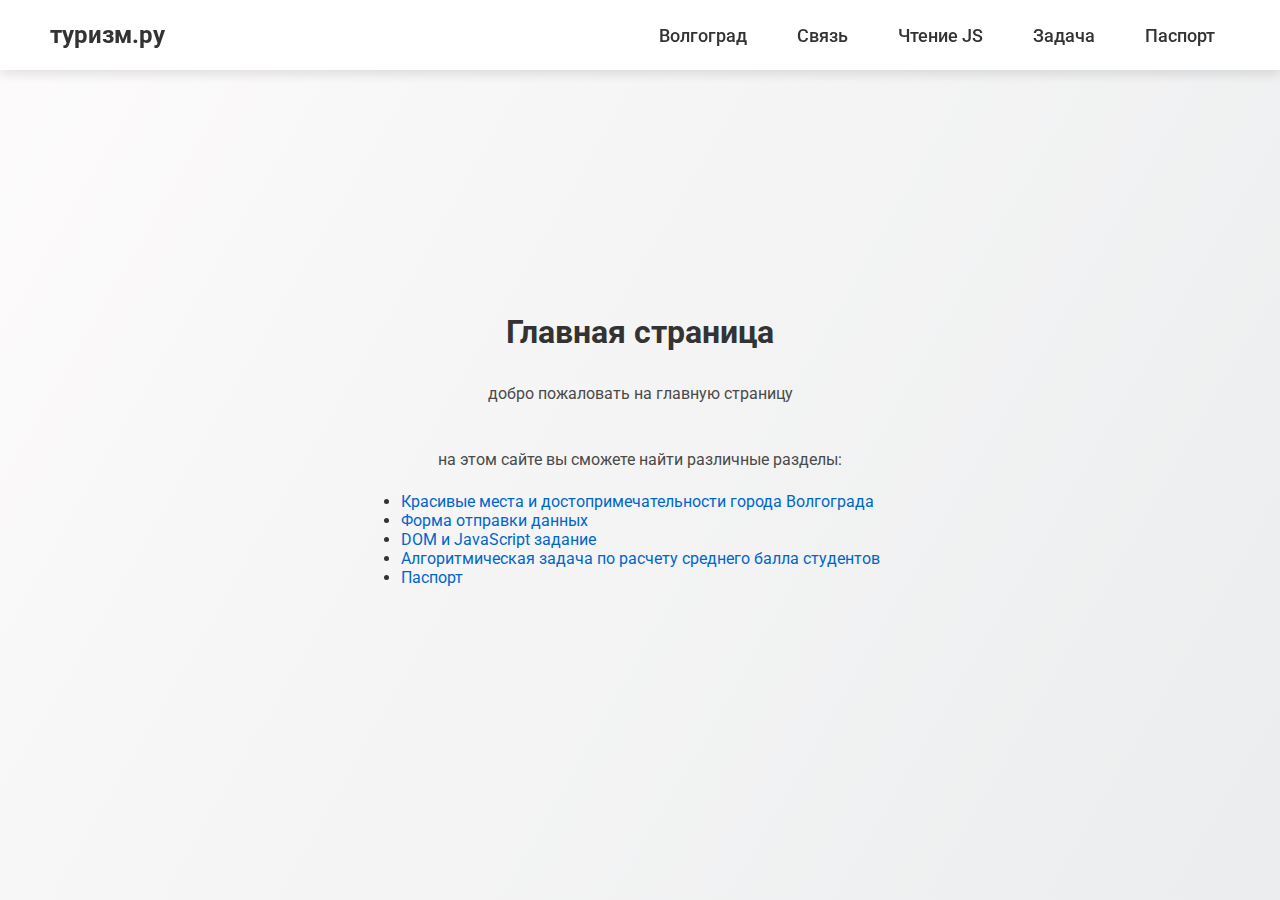
<file: index.html>
<!DOCTYPE html>
<html lang="en">
  <head>
    <meta charset="UTF-8" />
    <meta name="viewport" content="width=device-width, initial-scale=1.0" />
    <link rel="preconnect" href="https://fonts.googleapis.com" />
    <link rel="preconnect" href="https://fonts.gstatic.com" crossorigin />
    <link
      href="https://fonts.googleapis.com/css2?family=Roboto:ital,wght@0,100;0,300;0,400;0,500;0,700;0,900;1,100;1,300;1,400;1,500;1,700;1,900&display=swap"
      rel="stylesheet"
    />
    <link rel="stylesheet" href="./css/style.css" />
    <title>Document</title>
  </head>
  <body>
    <header class="header">
      <a class="header__logo-link" href="./index.html"> туризм.ру </a>
      <nav class="nav">
        <ul class="header__list">
          <li>
            <a href="page2.html"> Волгоград </a>
          </li>
          <li>
            <a href="./contact_form.html"> Связь </a>
          </li>
          <li>
            <a href="./dom_change.html"> Чтение JS </a>
          </li>
          <li>
            <a href="./algoritm_task.html"> Задача </a>
          </li>
          <li> 
            <a href="./paseport.html"> Паспорт </a>
          </li>
        </ul>
      </nav>
    </header>
    <main>
      <h1>Главная страница</h1>
      <p>добро пожаловать на главную страницу</p>
      <p>на этом сайте вы сможете найти различные разделы:</p>
      <ul>
        <li>
          <a href="page2.html">
            Красивые места и достопримечательности города Волгограда
          </a>
        </li>
        <li>
          <a href="./contact_form.html"> Форма отправки данных </a>
        </li>
        <li>
          <a href="./dom_change.html"> DOM и JavaScript задание </a>
        </li>
        <li>
          <a href="./algoritm_task.html">
            Алгоритмическая задача по расчету среднего балла студентов
          </a>
        </li>
        <li> 
          <a href="./paseport.html"> 
            Паспорт 
          </a>
        </li>
      </ul>
    </main>
  </body>
</html>
</file>
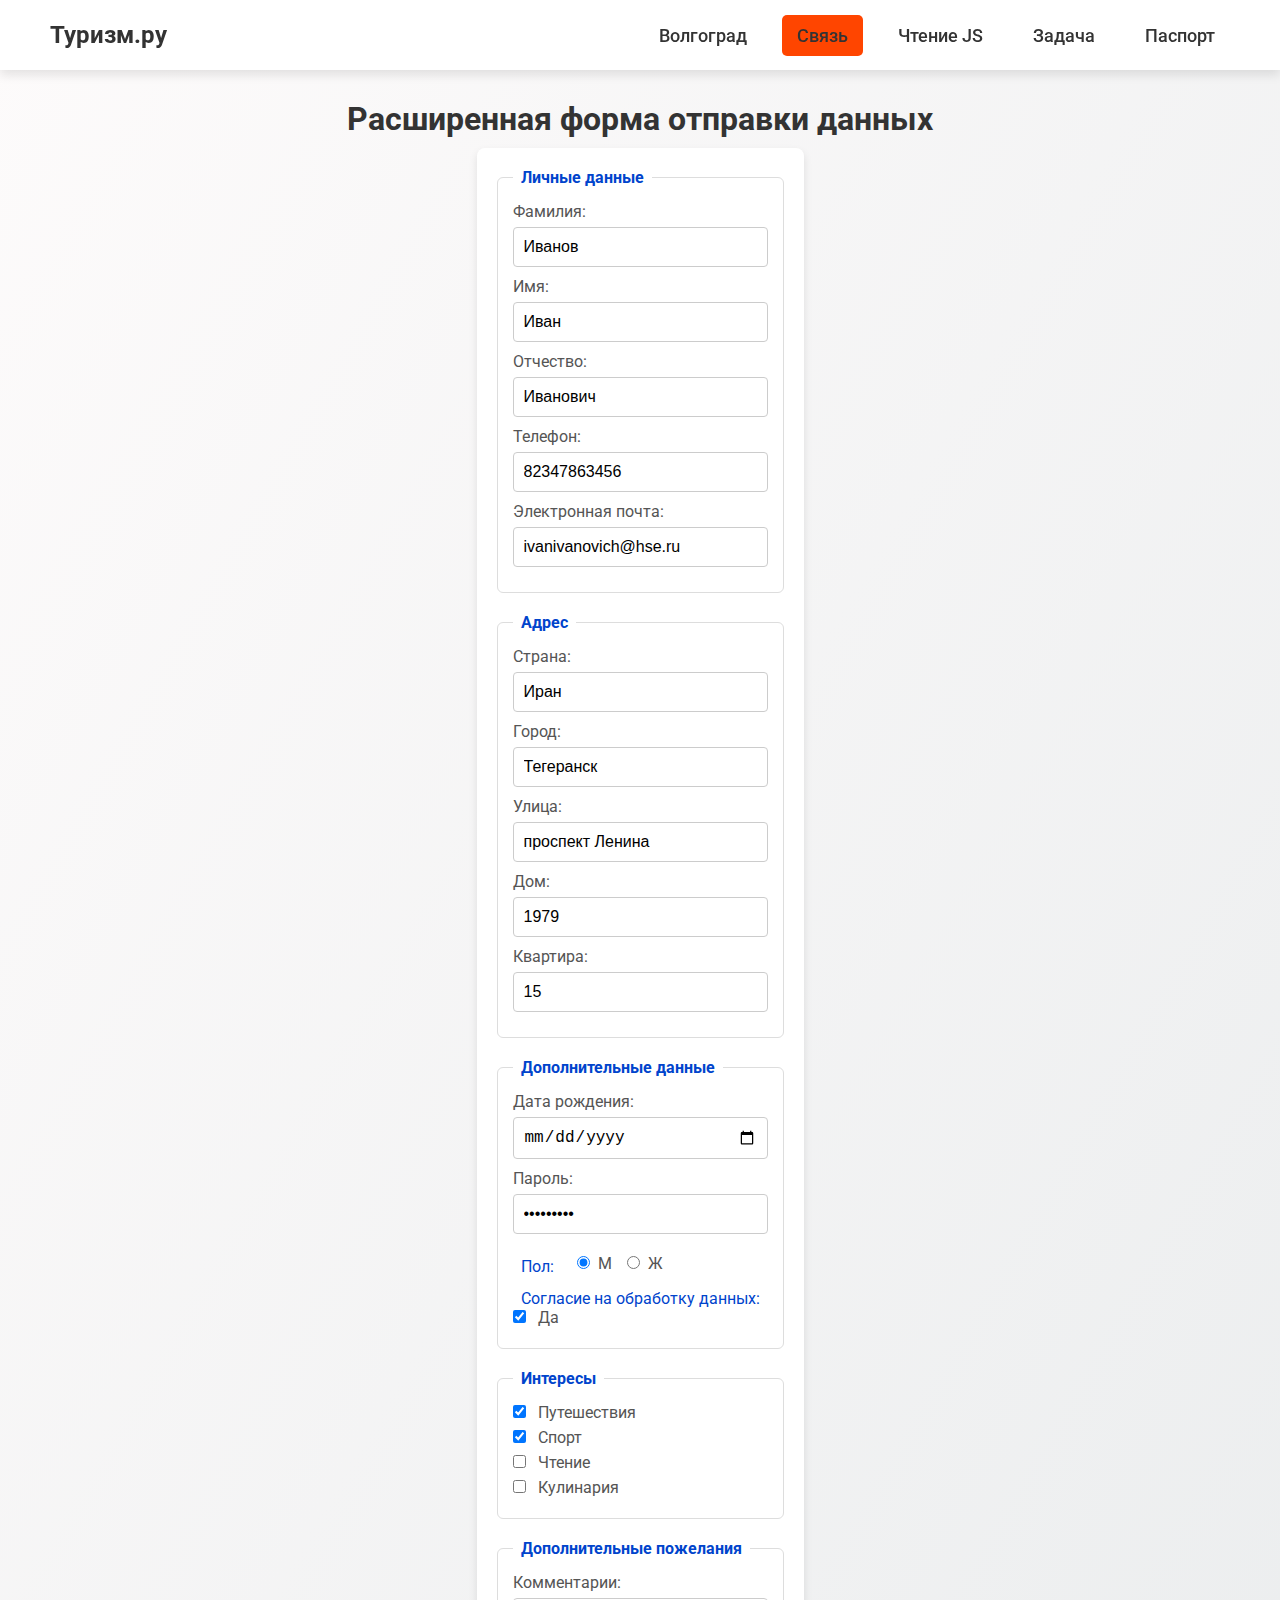
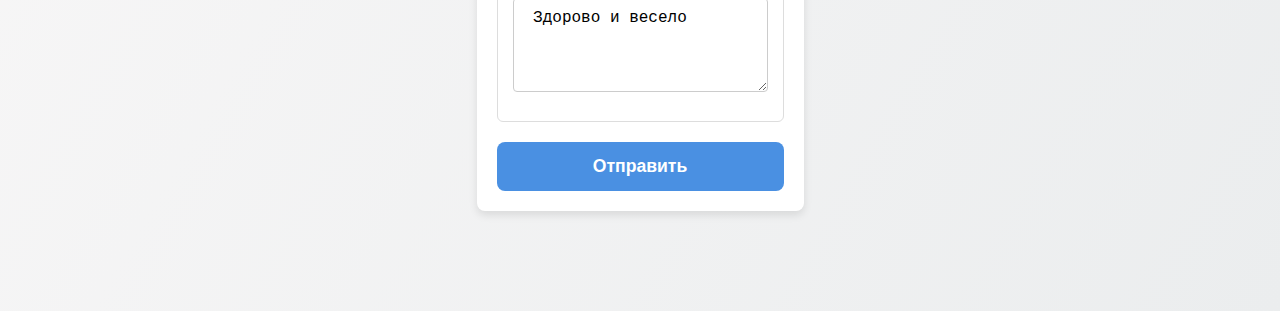
<file: contact_form.html>
<!DOCTYPE html>
<html lang="en">
  <head>
    <meta charset="UTF-8" />
    <link rel="stylesheet" href="css/style.css" />
    <meta name="viewport" content="width=device-width, initial-scale=1.0" />
    <link rel="preconnect" href="https://fonts.googleapis.com" />
    <link rel="preconnect" href="https://fonts.gstatic.com" crossorigin />
    <link
      href="https://fonts.googleapis.com/css2?family=Roboto:wght@400;700&display=swap"
      rel="stylesheet"
    />
    <title>Расширенная форма</title>
  </head>
  <body>
    <header class="header">
      <a class="header__logo-link" href="./index.html">Туризм.ру</a>
      <nav class="nav">
        <ul class="header__list">
          <li><a href="page2.html">Волгоград</a></li>
          <li><a class="active_page" href="./contact_form.html">Связь</a></li>
          <li><a href="./dom_change.html">Чтение JS</a></li>
          <li><a href="./algoritm_task.html">Задача</a></li>
          <li> <a href="./paseport.html"> Паспорт </a> </li>
        </ul>
      </nav>
    </header>

    <main>
      <h1>Расширенная форма отправки данных</h1>
      <form class="form" action="https://www.google.com/webhp?hl=ru&sa=X&sqi=2&ved=0ahUKEwip9Mf79diJAxVRBxAIHUTlNl0QPAgI" method="get" target="_blank" >
        <fieldset>
          <legend>Личные данные</legend>
          <label for="lastName">Фамилия:</label>
          <input type="text" id="lastName" required value="Иванов" />

          <label for="firstName">Имя:</label>
          <input type="text" id="firstName" required value="Иван" />

          <label for="middleName">Отчество:</label>
          <input type="text" id="middleName" required value="Иванович" />

          <label for="phone">Телефон:</label>
          <input type="tel" id="phone" required value="82347863456"/>

          <label for="email">Электронная почта:</label>
          <input type="email" id="email" required value="ivanivanovich@hse.ru" />
        </fieldset>
        <fieldset>
          <legend>Адрес</legend>
          <label for="country">Страна:</label>
          <input type="text" id="country" required value="Иран"/>

          <label for="city">Город:</label>
          <input type="text" id="city" required value="Тегеранск" />

          <label for="street">Улица:</label>
          <input type="text" id="street" required value="проспект Ленина"/>

          <label for="house">Дом:</label>
          <input type="text" id="house" required value="1979" />

          <label for="apartment">Квартира:</label>
          <input type="text" id="apartment" required value="15"/>
        </fieldset>
        <fieldset>
          <legend>Дополнительные данные</legend>
          <label for="birthdate">Дата рождения:</label>
          <input type="date" id="birthdate" required value="09.09.1979" />

          <label for="password">Пароль:</label>
          <input type="password" id="password" required value="638275632" />

          <div class="radio_block">
            <legend>Пол:</legend>
            <label><input type="radio" name="gender" value="male" checked />М</label>
            <label><input type="radio" name="gender" value="female" />Ж</label>
          </div>

          <div class="checkbox_block">
            <legend>Согласие на обработку данных:</legend>
            <label><input type="checkbox" name="consent" required checked /> Да</label>
          </div>
        </fieldset>
        <fieldset>
          <legend>Интересы</legend>
          <label
            ><input type="checkbox" name="interests" value="travel" checked />
            Путешествия</label
          >
          <label
            ><input type="checkbox" name="interests" value="sports" checked />
            Спорт</label
          >
          <label
            ><input type="checkbox" name="interests" value="reading" />
            Чтение</label
          >
          <label
            ><input type="checkbox" name="interests" value="cooking" />
            Кулинария</label
          >
        </fieldset>
        <fieldset>
          <legend>Дополнительные пожелания</legend>
          <label for="comments">Комментарии:</label>
          <textarea
            id="comments"
            rows="4"
            placeholder="Введите ваши пожелания..."
          > Здорово и весело </textarea>
        </fieldset>

        <button class="customButton" type="submit">Отправить</button>
      </form>
    </main>
    <script src="./js/formtask.js"></script>
  </body>
</html>
</file>
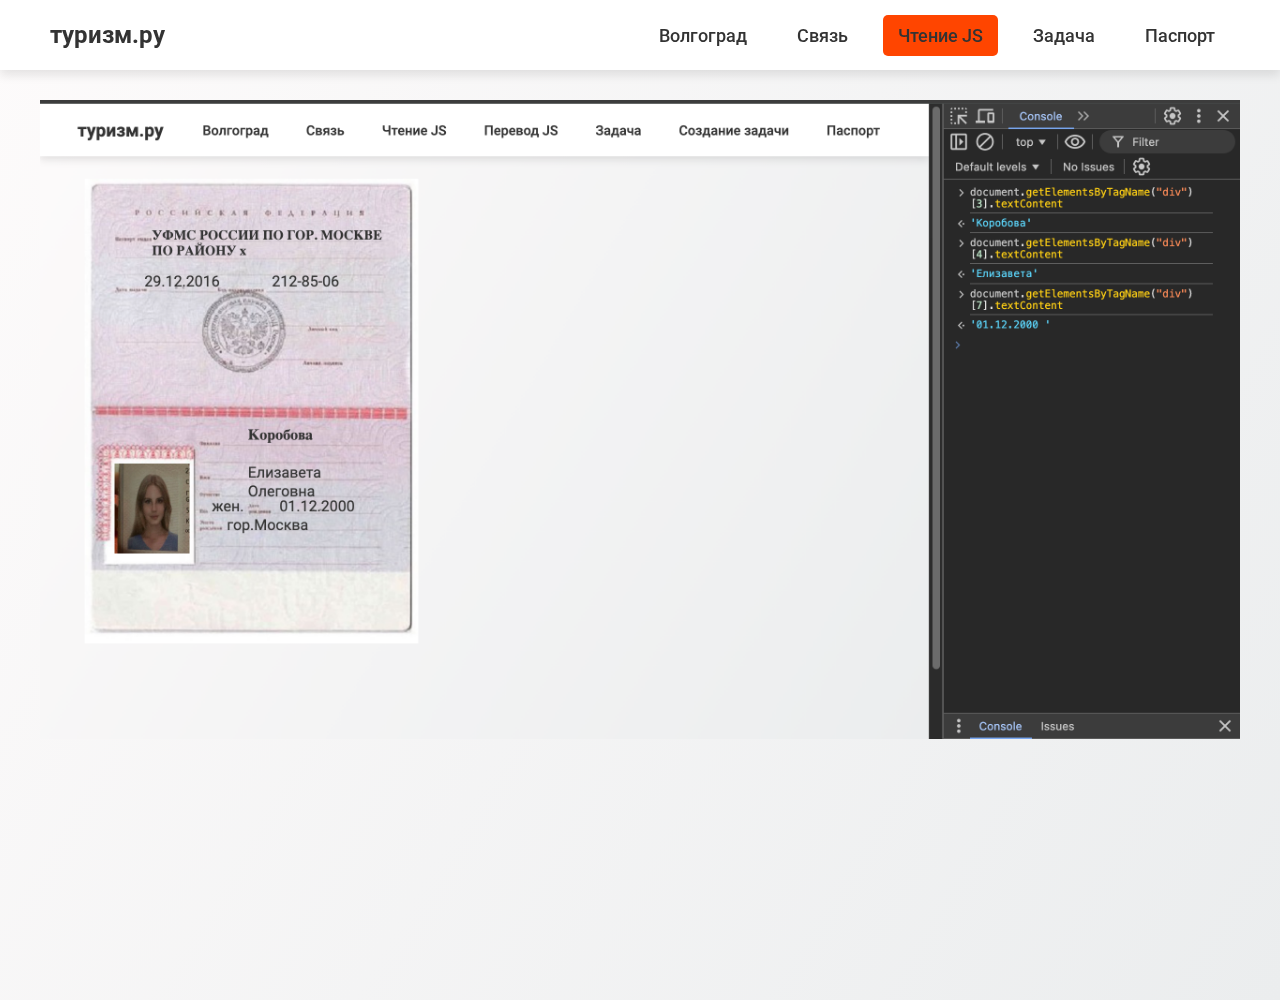
<file: dom_change.html>
<!DOCTYPE html>
<html lang="en">
  <head>
    <meta charset="UTF-8" />
    <meta name="viewport" content="width=device-width, initial-scale=1.0" />
    <title>dom and javascript</title>
    <link rel="preconnect" href="https://fonts.googleapis.com" />
    <link rel="preconnect" href="https://fonts.gstatic.com" crossorigin />
    <link
      href="https://fonts.googleapis.com/css2?family=Roboto:ital,wght@0,100;0,300;0,400;0,500;0,700;0,900;1,100;1,300;1,400;1,500;1,700;1,900&display=swap"
      rel="stylesheet"
    />
    <link rel="stylesheet" href="./css/style.css" />
  </head>
  <body>
    <header class="header">
      <a class="header__logo-link" href="./index.html"> туризм.ру </a>
      <nav class="nav">
        <ul class="header__list">
          <li>
            <a href="page2.html"> Волгоград </a>
          </li>
          <li>
            <a href="./contact_form.html"> Связь </a>
          </li>
          <li>
            <a class="active_page" href="./dom_change.html"> Чтение JS </a>
          </li>
          <li>
            <a href="./algoritm_task.html"> Задача </a>
          </li>
          <li> 
            <a href="./paseport.html"> Паспорт </a>
          </li>
        </ul>
      </nav>
    </header>
    <main class="main__background-screen">
      <!-- <h2>DOM JavaScript</h2> -->
      <!-- <p>Фамилия: <span id="surname"> Иванов </span></p>
      <p>Имя: <span id="name"> </span> Иван</p>
      <p>Год рождения: <span id="birthyear"> 1970 </span></p>
      <button class="customButton" onclick="readDOM()">
        Прочитать данные из DOM
      </button> -->

    </main>
    <script src="./js/domtask.js"></script>
  </body>
</html>
</file>
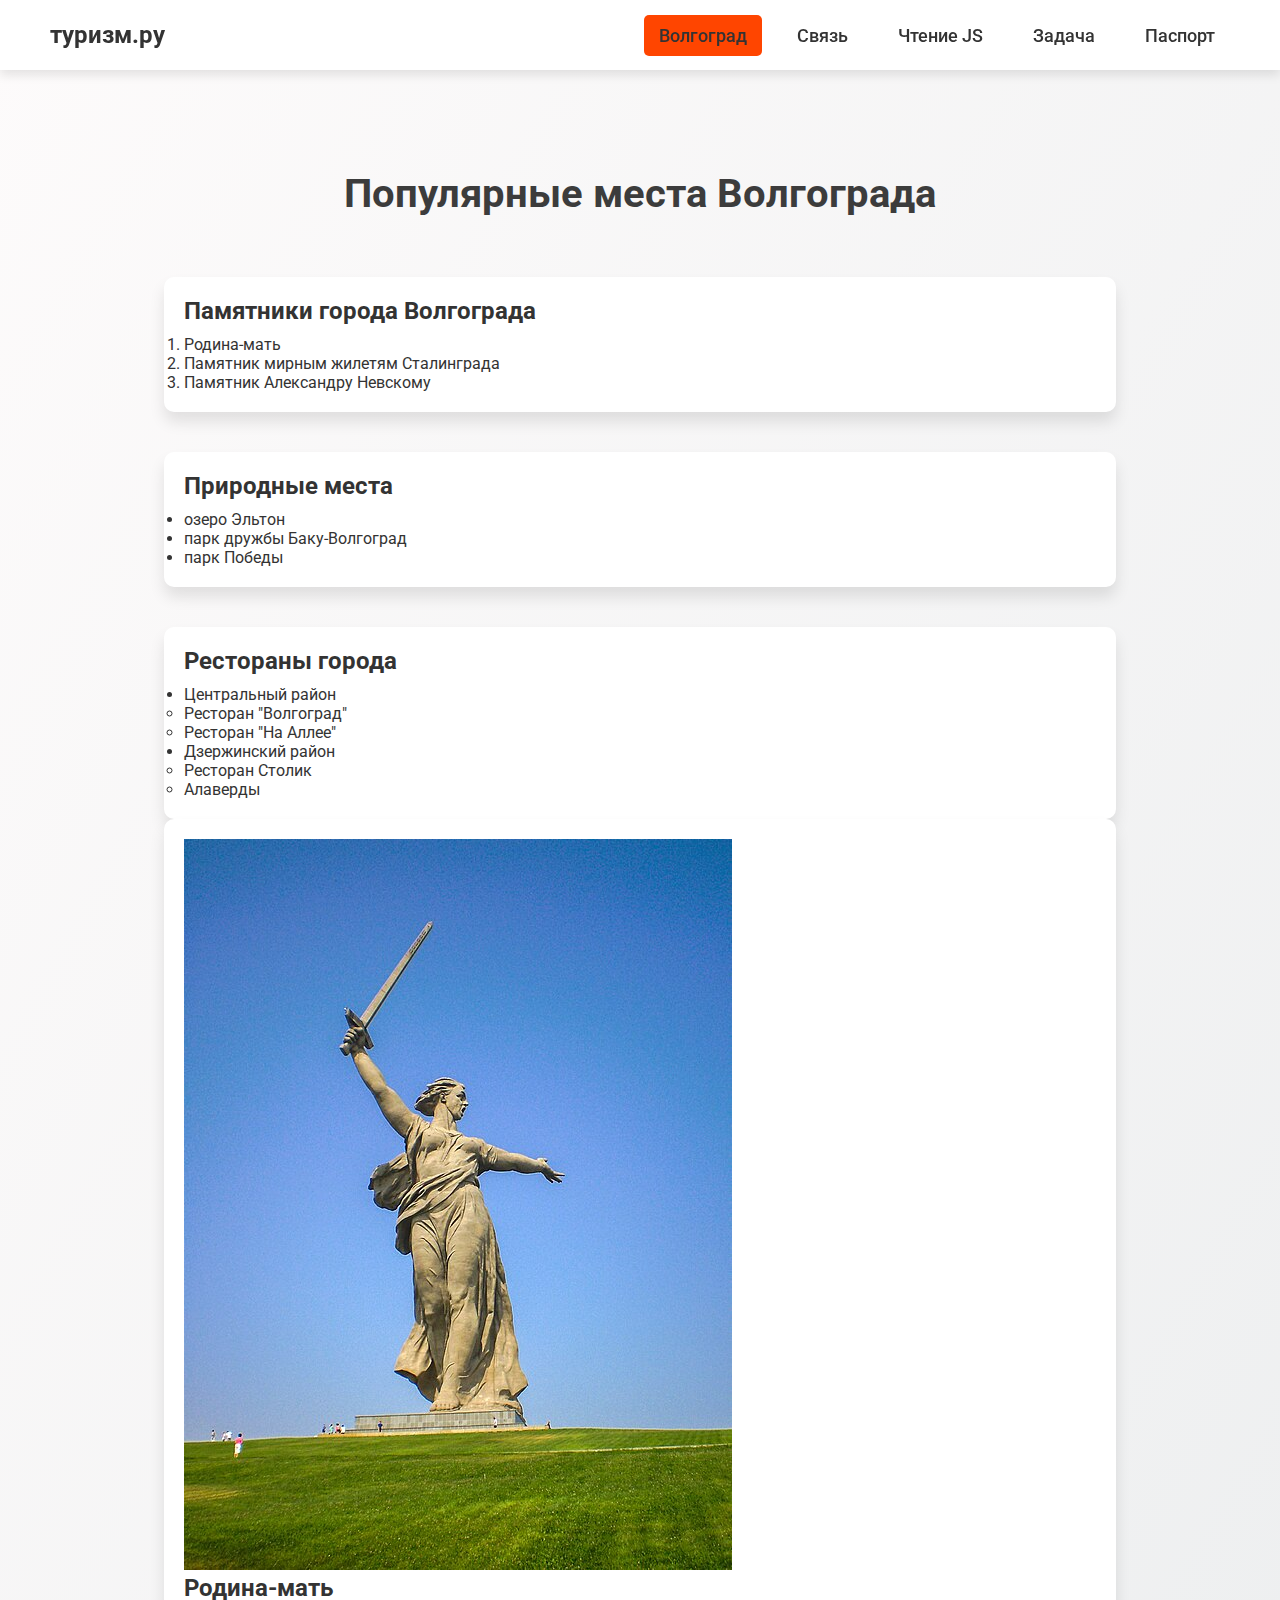
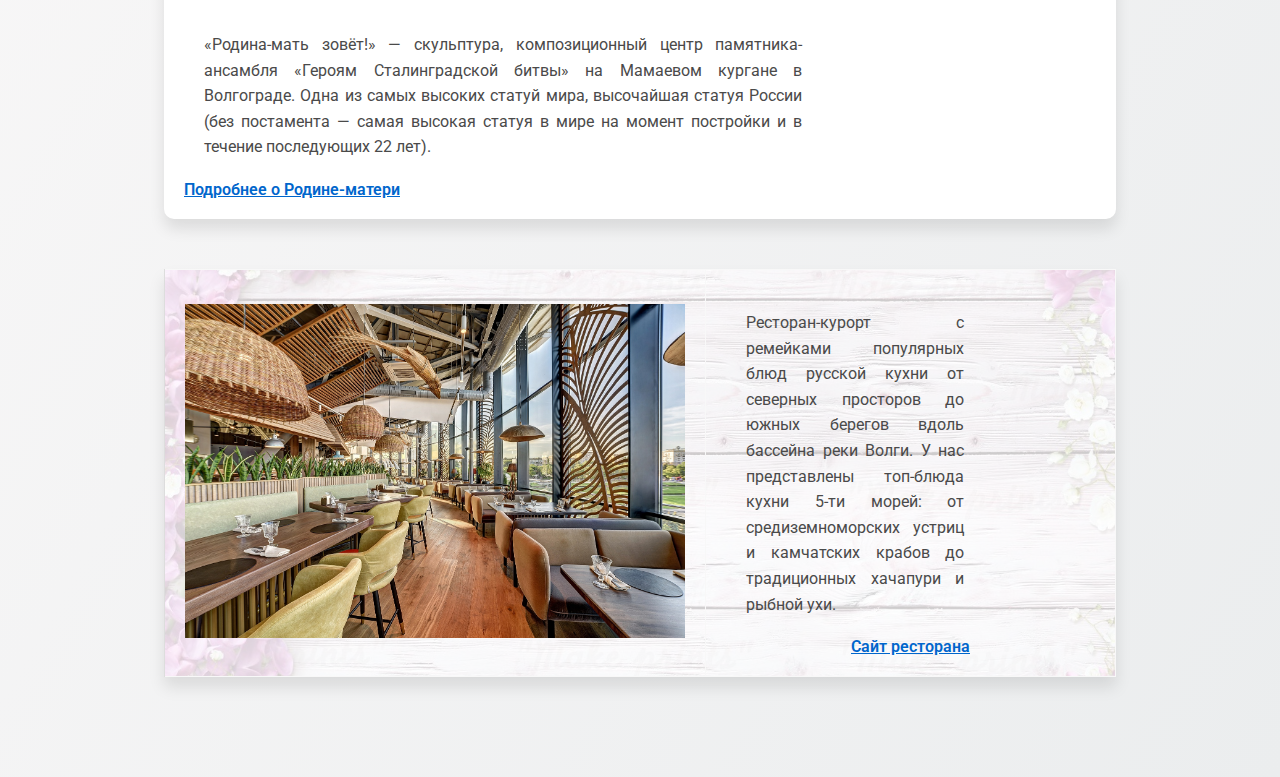
<file: page2.html>
<!DOCTYPE html>
<html lang="en">
  <head>
    <link rel="stylesheet" href="css/style.css" />
    <meta charset="UTF-8" />
    <meta name="viewport" content="width=device-width, initial-scale=1.0" />
    <link rel="preconnect" href="https://fonts.googleapis.com" />
    <link rel="preconnect" href="https://fonts.gstatic.com" crossorigin />
    <link
      href="https://fonts.googleapis.com/css2?family=Roboto:ital,wght@0,100;0,300;0,400;0,500;0,700;0,900;1,100;1,300;1,400;1,500;1,700;1,900&display=swap"
      rel="stylesheet"
    />
    <title>Страница 2</title>
  </head>
  <body>
    <header class="header">
      <a class="header__logo-link" href="./index.html"> туризм.ру </a>
      <nav class="nav">
        <ul class="header__list">
          <li>
            <a class="active_page" href="page2.html"> Волгоград </a>
          </li>
          <li>
            <a href="./contact_form.html"> Связь </a>
          </li>
          <li>
            <a href="./dom_change.html"> Чтение JS </a>
          </li>
          <li>
            <a href="./algoritm_task.html"> Задача </a>
          </li>
          <li> 
            <a href="./paseport.html"> Паспорт </a>
          </li>
        </ul>
      </nav>
    </header>
    <main>
      <h1 class="main__title">Популярные места Волгограда</h1>
      <div class="container">
        <article>
          <h2>Памятники города Волгограда</h2>
          <ol>
            <li>Родина-мать</li>
            <li>Памятник мирным жилетям Сталинграда</li>
            <li>Памятник Александру Невскому</li>
          </ol>
        </article>

        <article>
          <h2>Природные места</h2>
          <ul>
            <li>озеро Эльтон</li>
            <li>парк дружбы Баку-Волгоград</li>
            <li>парк Победы</li>
          </ul>
        </article>

        <article>
          <h2>Рестораны города</h2>
          <ul>
            <li>
              Центральный район
              <ul>
                <li>Ресторан "Волгоград"</li>
                <li>Ресторан "На Аллее"</li>
              </ul>
            </li>
            <li>
              Дзержинский район
              <ul>
                <li>Ресторан Столик</li>
                <li>Алаверды</li>
              </ul>
            </li>
          </ul>
        </article>
      </div>
      <article>
        <img src="./images/Родина-мать_зовет!.jpg" alt="Родина-мать" />
        <h2>Родина-мать</h2>
        <p>
          «Родина-мать зовёт!» — скульптура, композиционный центр
          памятника-ансамбля «Героям Сталинградской битвы» на Мамаевом кургане в
          Волгограде. Одна из самых высоких статуй мира, высочайшая статуя
          России (без постамента — самая высокая статуя в мире на момент
          постройки и в течение последующих 22 лет).
        </p>
        <a
          href="https://ru.wikipedia.org/wiki/%D0%A0%D0%BE%D0%B4%D0%B8%D0%BD%D0%B0-%D0%BC%D0%B0%D1%82%D1%8C_(%D0%92%D0%BE%D0%BB%D0%B3%D0%BE%D0%B3%D1%80%D0%B0%D0%B4)"
          target="_blank"
          class="custom__link"
        >
          Подробнее о Родине-матери
        </a>
      </article>
      <table>
        <tr>
          <td>
            <a href="./images/9ee4385ef3286df3662e54fcc7c3c21e.jpg" target="_blank"> 
              <img src="./images/9ee4385ef3286df3662e54fcc7c3c21e.jpg" width="500"> 
            </a>
          
          </td>
          <td class="table__info">
            <p>
              Ресторан-курорт с ремейками популярных блюд русской кухни от
              северных просторов до южных берегов вдоль бассейна реки Волги. У
              нас представлены топ-блюда кухни 5-ти морей: от средиземноморских
              устриц и камчатских крабов до традиционных хачапури и рыбной ухи.
            </p>
            <a href="https://rekarest.ru/" class="custom__link" target="_blank">
              Cайт ресторана
            </a>
          </td>
        </tr>
      </table>
    </main>
  </body>
</html>
</file>
<file: css/style.css>
* {
  margin: 0;
  padding: 0;
  box-sizing: border-box;
}

body {
  font-family: "Roboto", sans-serif;
  min-height: 100vh;
  background: linear-gradient(120deg, #fdfbfb 0%, #ebedee 100%);
  color: #333;
  display: flex;
  flex-direction: column;
  align-items: center;
  justify-content: center;
}

@keyframes gradientAnimation {
  0% {
    background-position: 0% 50%;
  }
  50% {
    background-position: 100% 50%;
  }
  100% {
    background-position: 0% 50%;
  }
}

a {
  color: #0066cc;
  text-decoration: none;
  transition: color 0.3s ease;
}

a:hover {
  color: #ff4500;
  text-decoration: underline;
}

h1,
h2,
h3 {
  font-weight: 700;
  color: #333;
  margin-bottom: 10px;
}

h1.main__title {
  color: #3c3c3c;
  font-size: 2.5rem;
  margin-top: 70px;
}

p {
  padding: 20px;
  max-width: 70%;
  line-height: 1.6;
  text-align: justify;
  color: #4a4a4a;
}

main {
  display: flex;
  flex-direction: column;
  align-items: center;
  padding: 100px;
  width: 90%;
  max-width: 1200px;
}

.container {
  display: flex;
  flex-direction: column;
  gap: 40px;
  width: 100%;
  margin-top: 50px;
}

article {
  padding: 20px;
  border-radius: 10px;
  background: #ffffff;
  box-shadow: 0px 10px 15px rgba(0, 0, 0, 0.1);
  transition: transform 0.3s ease;
}

article:hover {
  transform: translateY(-5px);
}

.header {
  width: 100%;
  height: 70px;
  display: flex;
  align-items: center;
  justify-content: space-between;
  padding: 0 50px;
  background-color: #ffffff;
  box-shadow: 0px 5px 10px rgba(0, 0, 0, 0.1);
  position: fixed;
  top: 0;
  z-index: 100;
}

.header__logo-link {
  font-size: 24px;
  font-weight: 700;
  color: #333;
}

.header__list {
  display: flex;
  gap: 20px;
  list-style-type: none;
}

.header__list a {
  padding: 10px 15px;
  font-size: 18px;
  color: #333;
  font-weight: 500;
  transition: background 0.3s ease, color 0.3s ease;
}

.header__list a:hover {
  background-color: #ff4500;
  color: white;
  border-radius: 5px;
}

.active_page {
  background-color: #ff4500;
  color: white;
  font-weight: bold;
  border-radius: 5px;
}

table {
  width: 100%;
  margin-top: 50px;
  background-image: url("../images/photo_5254000641448208924_y.jpg");
  background-size: cover;
  background-position: center;
  border-collapse: collapse;
  box-shadow: 0px 10px 15px rgba(0, 0, 0, 0.1);
  position: relative;
}

table::before {
  content: "";
  position: absolute;
  top: 0;
  right: 0;
  bottom: 0;
  left: 0;
  background-color: rgba(255, 255, 255, 0.8);
  z-index: 1;
}

table td {
  position: relative;
  z-index: 2;
  padding: 20px;
  border: 1px solid #ddd;
  text-align: center;
  color: #333;
}

.table__img {
  width: 100%;
  height: auto;
  max-width: 600px;
  border-radius: 8px;
}

.customButton {
  padding: 12px 24px;
  background-color: #4caf50;
  color: white;
  font-size: 16px;
  font-weight: bold;
  border: none;
  border-radius: 5px;
  cursor: pointer;
  transition: background 0.3s ease;
}

.customButton:hover {
  background-color: #45a049;
}

.custom__link {
  color: #0066cc;
  font-weight: 600;
  text-decoration: underline;
}

.custom__link:hover {
  color: #ff4500;
}

form {
  display: flex;
  flex-direction: column;
  gap: 20px;
  background: #fff;
  padding: 20px;
  border-radius: 8px;
  box-shadow: 0 4px 8px rgba(0, 0, 0, 0.1);
}

fieldset {
  border: 1px solid #ddd;
  border-radius: 6px;
  padding: 15px;
}

legend {
  font-weight: bold;
  color: #0044cc;
  padding: 0 8px;
}

label {
  display: block;
  margin-bottom: 6px;
  color: #555;
}

input[type="text"],
input[type="email"],
input[type="tel"],
input[type="date"],
input[type="password"],
textarea {
  width: 100%;
  padding: 10px;
  margin-bottom: 10px;
  border: 1px solid #ccc;
  border-radius: 4px;
  font-size: 1rem;
}

input[type="radio"],
input[type="checkbox"] {
  margin-right: 8px;
}

.customButton {
  width: 100%;
  padding: 12px;
  font-size: 1.1rem;
  color: #fff;
  background-color: #0044cc;
  border: none;
  border-radius: 4px;
  cursor: pointer;
  transition: background 0.3s ease;
}

.customButton:hover {
  background-color: #0033aa;
}

.radio_block,
.checkbox_block {
  margin-top: 10px;
}

.radio_block legend,
.checkbox_block legend {
  font-weight: normal;
}

textarea {
  resize: vertical;
}

.customButton {
  padding: 14px;
  font-size: 1.1rem;
  color: white;
  background-color: #4a90e2;
  border: none;
  border-radius: 8px;
  cursor: pointer;
  font-weight: bold;
  transition: background 0.3s ease, transform 0.2s ease;
}

.customButton:hover {
  background-color: #357ab8;
  transform: translateY(-2px);
}

.customButton:active {
  background-color: #2b5c8c;
  transform: translateY(1px);
}

.form-group {
  margin-bottom: 20px;
}

.form-group.inline {
  display: flex;
  justify-content: space-between;
}

.form-group.inline label.formlabel {
  flex-basis: 45%;
}

.radio_block {
  display: flex;
  gap: 15px;
  align-items: center;
  color: #666;
  margin-bottom: 10px;
}

.radio_block input[type="radio"] {
  margin-right: 8px;
}

.main__background-screen{
  background-image: url(../images/Screenshot\ 2024-11-03\ at\ 23.31.01.png);
  background-size: contain;
  width: 100vw;
  height: 100vh;
  background-repeat: no-repeat;
  margin-top: 100px;
}
</file>
